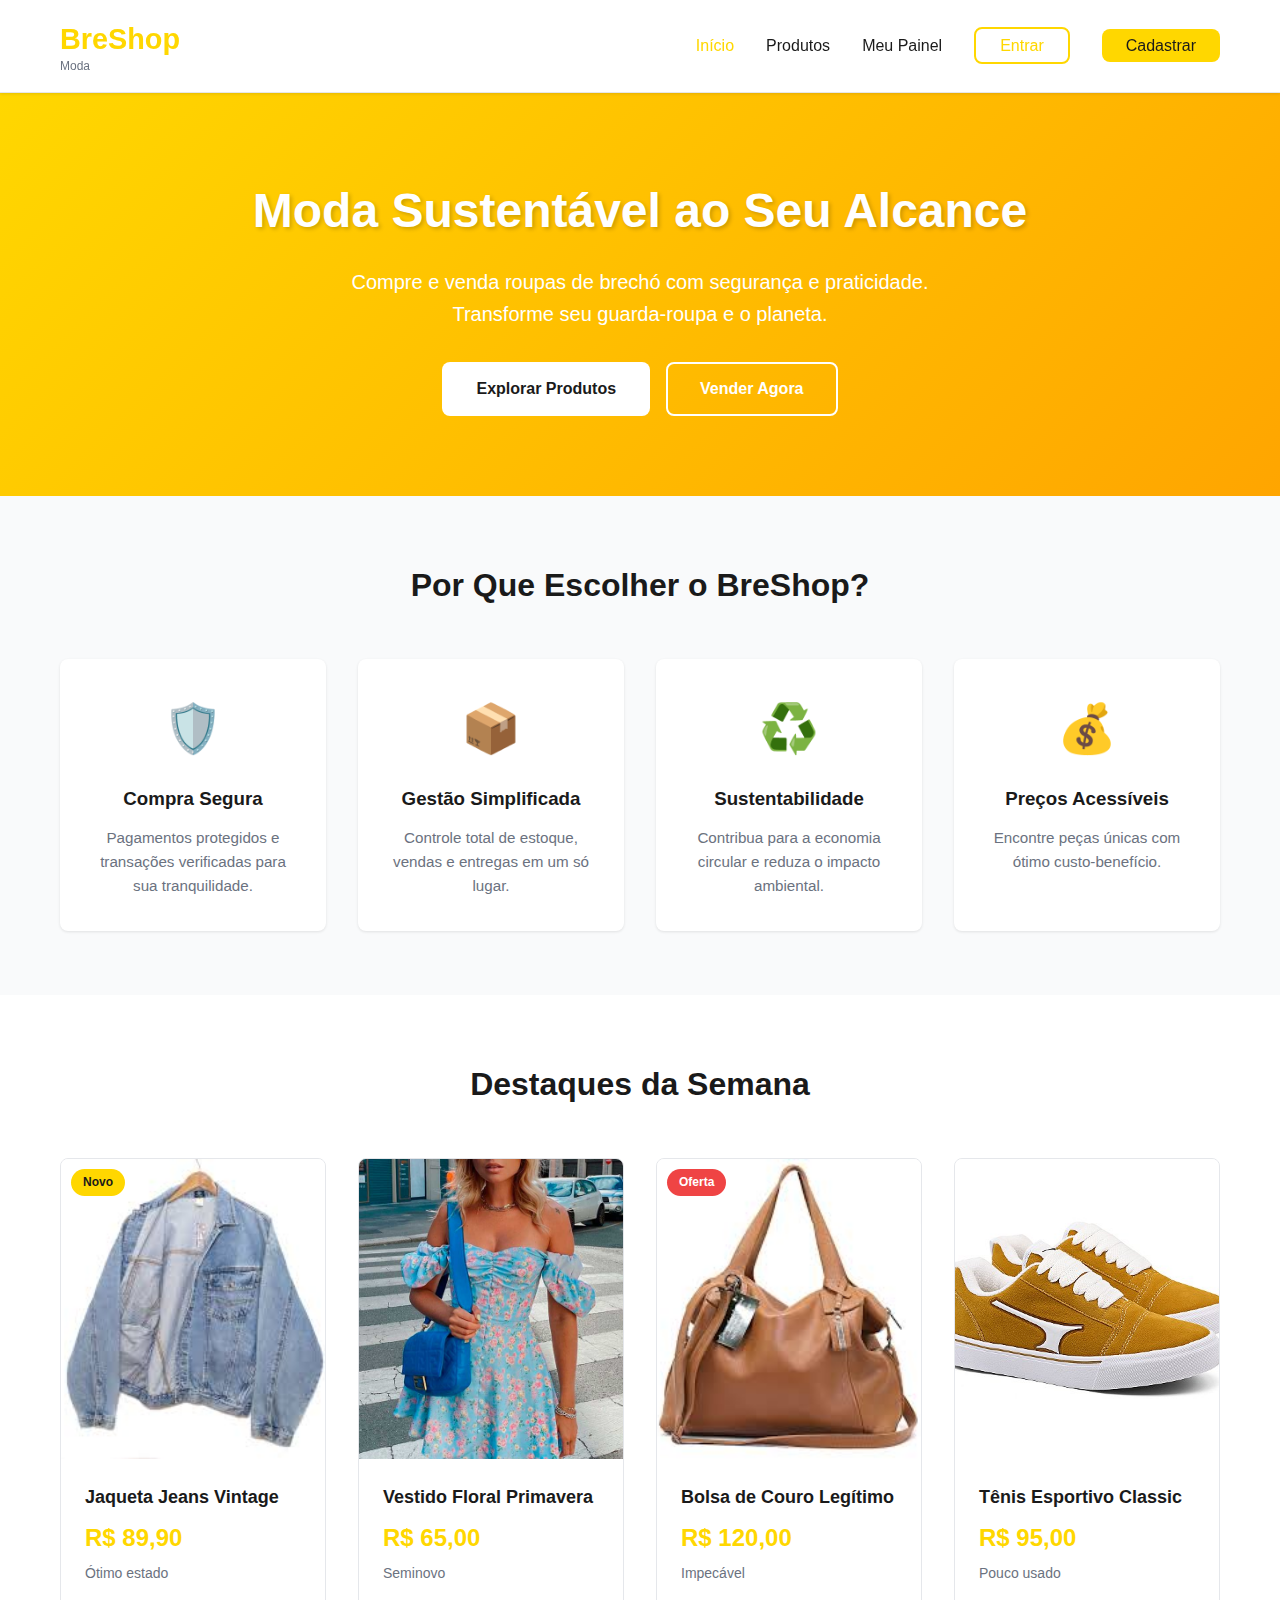
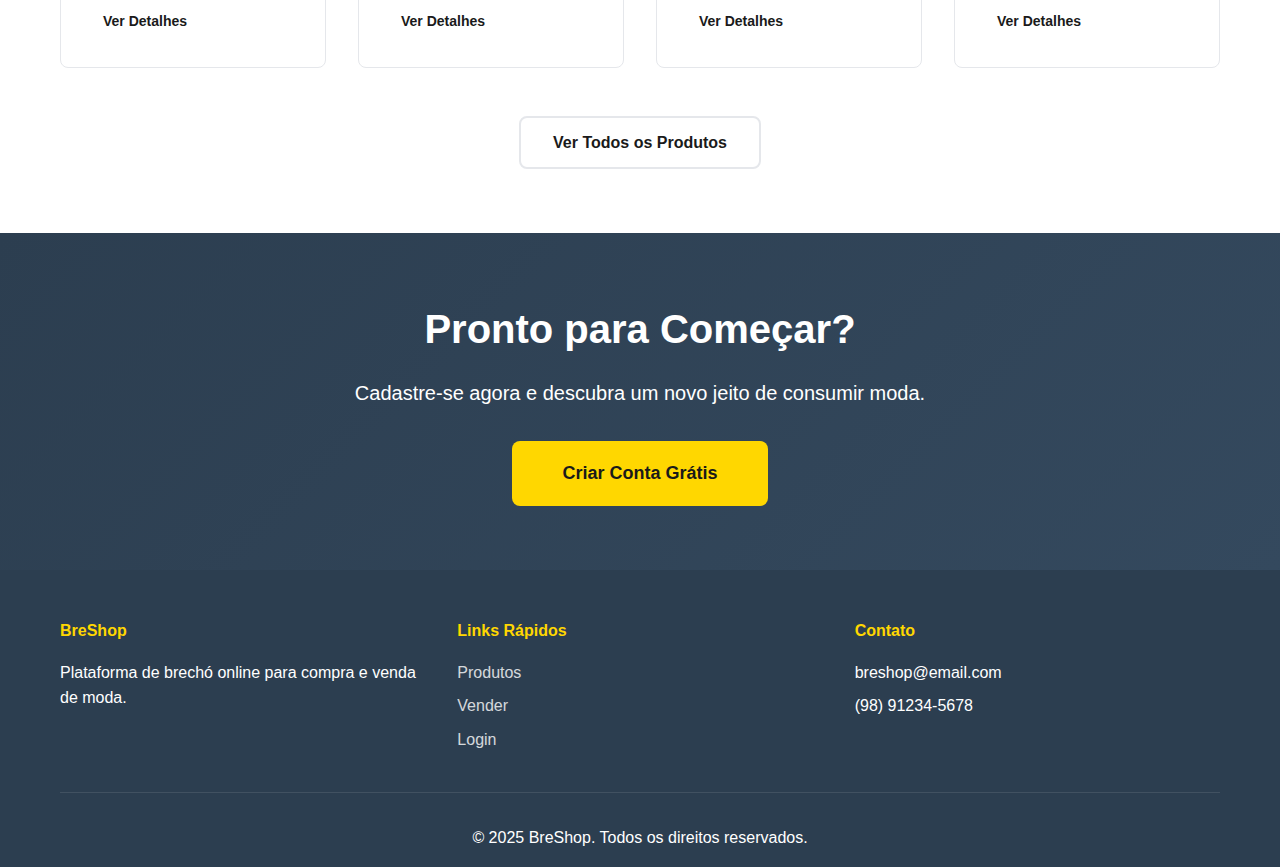
<file: index.html>
<!DOCTYPE html>
<html lang="pt-BR">
<head>
    <meta charset="UTF-8">
    <meta name="viewport" content="width=device-width, initial-scale=1.0">
    <title>BreShop - Brechó Online | Moda </title>
    <link rel="stylesheet" href="css/style.css">
</head>
<body>
    <header class="header">
        <div class="container">
            <nav class="navbar">
                <div class="logo">
                    <h1>BreShop</h1>
                    <span class="tagline">Moda </span>
                </div>
                <ul class="nav-menu">
                    <li><a href="index.html" class="active">Início</a></li>
                    <li><a href="produtos.html">Produtos</a></li>
                    <li><a href="dashboard.html">Meu Painel</a></li>
                    <li><a href="login.html" class="btn-login">Entrar</a></li>
                    <li><a href="cadastro.html" class="btn-signup">Cadastrar</a></li>
                </ul>
                <button class="menu-toggle" aria-label="Menu">
                    <span></span>
                    <span></span>
                    <span></span>
                </button>
            </nav>
        </div>
    </header>

    <section class="hero">
        <div class="container">
            <div class="hero-content">
                <h2>Moda Sustentável ao Seu Alcance</h2>
                <p>Compre e venda roupas de brechó com segurança e praticidade. Transforme seu guarda-roupa e o planeta.</p>
                <div class="hero-buttons">
                    <a href="produtos.html" class="btn btn-primary">Explorar Produtos</a>
                    <a href="cadastro.html" class="btn btn-secondary">Vender Agora</a>
                </div>
            </div>
        </div>
    </section>

    <section class="features">
        <div class="container">
            <h2 class="section-title">Por Que Escolher o BreShop?</h2>
            <div class="features-grid">
                <div class="feature-card">
                    <div class="feature-icon">🛡️</div>
                    <h3>Compra Segura</h3>
                    <p>Pagamentos protegidos e transações verificadas para sua tranquilidade.</p>
                </div>
                <div class="feature-card">
                    <div class="feature-icon">📦</div>
                    <h3>Gestão Simplificada</h3>
                    <p>Controle total de estoque, vendas e entregas em um só lugar.</p>
                </div>
                <div class="feature-card">
                    <div class="feature-icon">♻️</div>
                    <h3>Sustentabilidade</h3>
                    <p>Contribua para a economia circular e reduza o impacto ambiental.</p>
                </div>
                <div class="feature-card">
                    <div class="feature-icon">💰</div>
                    <h3>Preços Acessíveis</h3>
                    <p>Encontre peças únicas com ótimo custo-benefício.</p>
                </div>
            </div>
        </div>
    </section>

    <section class="featured-products">
        <div class="container">
            <h2 class="section-title">Destaques da Semana</h2>
            <div class="products-grid">
                <div class="product-card">
                    <div class="product-image">
                        <img src="images/jeans-jaqueta-vintage.jpeg" alt="Produto 1">
                        <span class="badge">Novo</span>
                    </div>
                    <div class="product-info">
                        <h3>Jaqueta Jeans Vintage</h3>
                        <p class="product-price">R$ 89,90</p>
                        <p class="product-condition">Ótimo estado</p>
                        <a href="produto-detalhe.html" class="btn btn-small">Ver Detalhes</a>
                    </div>
                </div>
                <div class="product-card">
                    <div class="product-image">
                        <img src="images/vestido-floral-primavera.jpg" alt="Produto 2">
                    </div>
                    <div class="product-info">
                        <h3>Vestido Floral Primavera</h3>
                        <p class="product-price">R$ 65,00</p>
                        <p class="product-condition">Seminovo</p>
                        <a href="produto-detalhe.html" class="btn btn-small">Ver Detalhes</a>
                    </div>
                </div>
                <div class="product-card">
                    <div class="product-image">
                        <img src="images/bolsa-couro-legitimo.jpeg" alt="Produto 3">
                        <span class="badge badge-sale">Oferta</span>
                    </div>
                    <div class="product-info">
                        <h3>Bolsa de Couro Legítimo</h3>
                        <p class="product-price">R$ 120,00</p>
                        <p class="product-condition">Impecável</p>
                        <a href="produto-detalhe.html" class="btn btn-small">Ver Detalhes</a>
                    </div>
                </div>
                <div class="product-card">
                    <div class="product-image">
                        <img src="images/tenis-esportivo.JPG" alt="Produto 4">
                    </div>
                    <div class="product-info">
                        <h3>Tênis Esportivo Classic</h3>
                        <p class="product-price">R$ 95,00</p>
                        <p class="product-condition">Pouco usado</p>
                        <a href="produto-detalhe.html" class="btn btn-small">Ver Detalhes</a>
                    </div>
                </div>
            </div>
            <div class="section-footer">
                <a href="produtos.html" class="btn btn-outline">Ver Todos os Produtos</a>
            </div>
        </div>
    </section>

    <section class="cta">
        <div class="container">
            <div class="cta-content">
                <h2>Pronto para Começar?</h2>
                <p>Cadastre-se agora e descubra um novo jeito de consumir moda.</p>
                <a href="cadastro.html" class="btn btn-primary-large">Criar Conta Grátis</a>
            </div>
        </div>
    </section>

    <footer class="footer">
        <div class="container">
            <div class="footer-content">
                <div class="footer-section">
                    <h4>BreShop</h4>
                    <p>Plataforma de brechó online para compra e venda de moda.</p>
                </div>
                <div class="footer-section">
                    <h4>Links Rápidos</h4>
                    <ul>
                        <li><a href="produtos.html">Produtos</a></li>
                        <li><a href="cadastro.html">Vender</a></li>
                        <li><a href="login.html">Login</a></li>
                    </ul>
                </div>
                <div class="footer-section">
                    <h4>Contato</h4>
                    <ul>
                        <li>breshop@email.com</li>
                        <li>(98) 91234-5678</li>
                    </ul>
                </div>
            </div>
            <div class="footer-bottom">
                <p>&copy; 2025 BreShop. Todos os direitos reservados.</p>
            </div>
        </div>
    </footer>
</body>
</html>
</file>
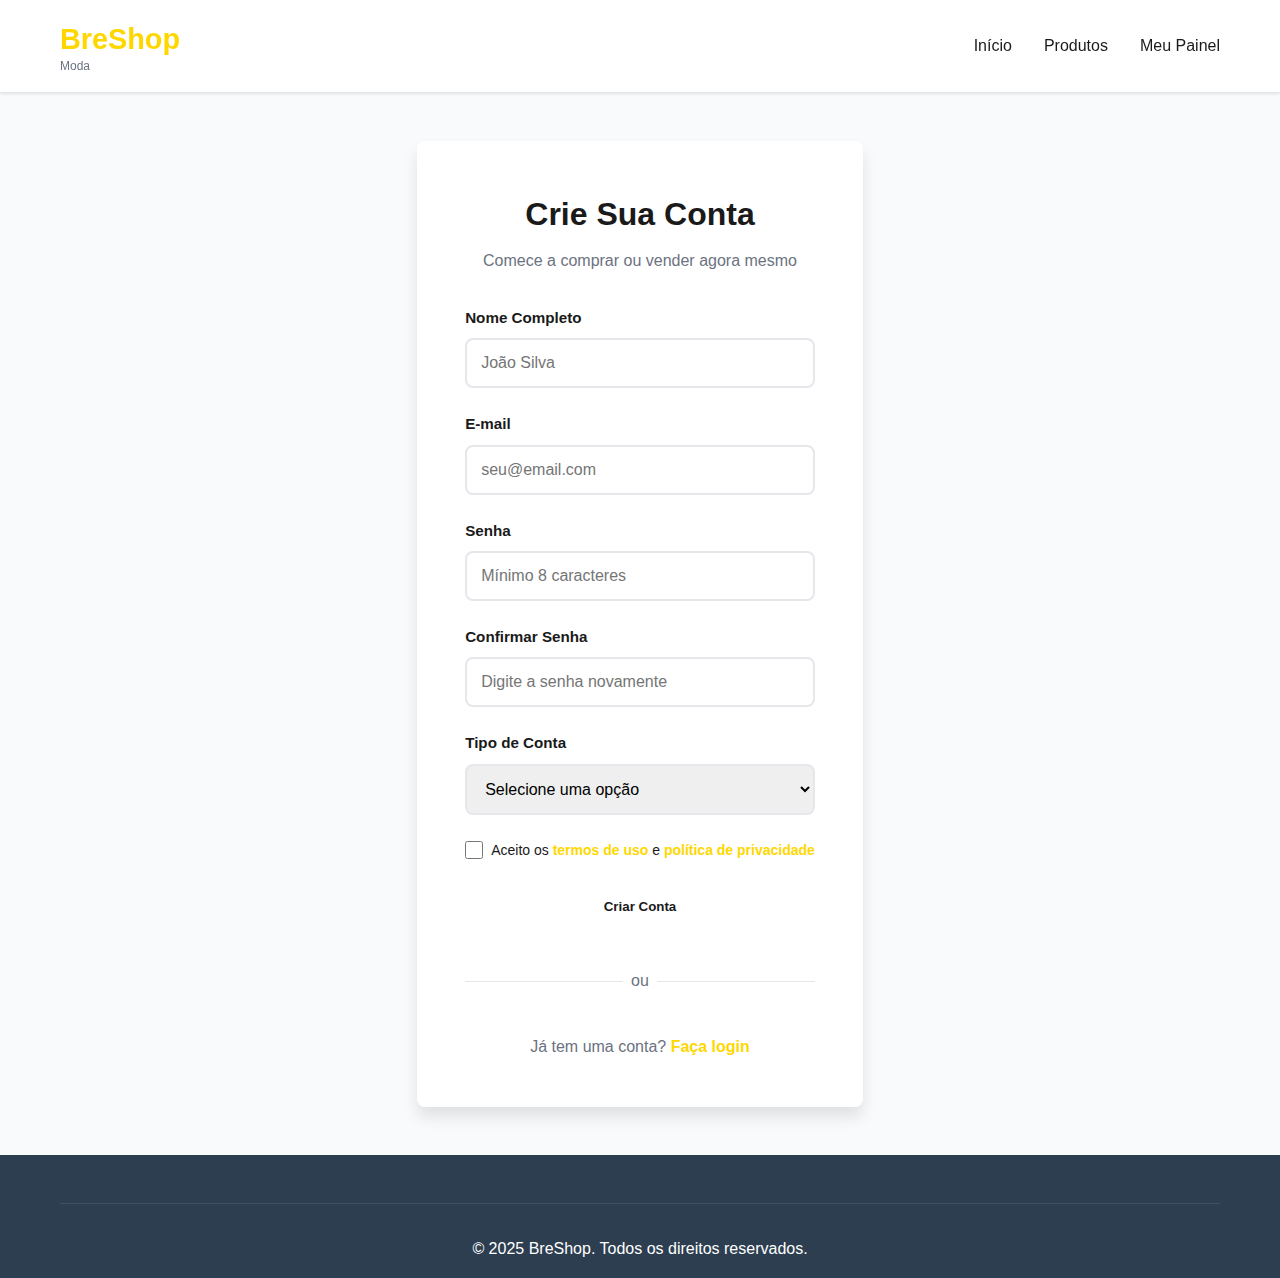
<file: cadastro.html>
<!DOCTYPE html>
<html lang="pt-BR">
<head>
    <meta charset="UTF-8">
    <meta name="viewport" content="width=device-width, initial-scale=1.0">
    <title>Cadastro - BreShop</title>
    <link rel="stylesheet" href="css/style.css">
</head>
<body>
    <header class="header">
        <div class="container">
            <nav class="navbar">
                <div class="logo">
                    <h1><a href="index.html">BreShop</a></h1>
                    <span class="tagline">Moda </span>
                </div>
                <ul class="nav-menu">
                    <li><a href="index.html">Início</a></li>
                    <li><a href="produtos.html">Produtos</a></li>
                    <li><a href="dashboard.html">Meu Painel</a></li>
                </ul>
            </nav>
        </div>
    </header>

    <main class="auth-page">
        <div class="container-small">
            <div class="auth-card">
                <div class="auth-header">
                    <h2>Crie Sua Conta</h2>
                    <p>Comece a comprar ou vender agora mesmo</p>
                </div>

                <form class="auth-form" id="registerForm">
                    <div class="form-group">
                        <label for="name">Nome Completo</label>
                        <input 
                            type="text" 
                            id="name" 
                            name="name" 
                            placeholder="João Silva" 
                            required
                        >
                    </div>

                    <div class="form-group">
                        <label for="email">E-mail</label>
                        <input 
                            type="email" 
                            id="email" 
                            name="email" 
                            placeholder="seu@email.com" 
                            required
                        >
                    </div>

                    <div class="form-group">
                        <label for="password">Senha</label>
                        <input 
                            type="password" 
                            id="password" 
                            name="password" 
                            placeholder="Mínimo 8 caracteres" 
                            required
                            minlength="8"
                        >
                    </div>

                    <div class="form-group">
                        <label for="confirm-password">Confirmar Senha</label>
                        <input 
                            type="password" 
                            id="confirm-password" 
                            name="confirm-password" 
                            placeholder="Digite a senha novamente" 
                            required
                        >
                    </div>

                    <div class="form-group">
                        <label for="user-type">Tipo de Conta</label>
                        <select id="user-type" name="user-type" required>
                            <option value="">Selecione uma opção</option>
                            <option value="buyer">Comprador - Quero comprar produtos</option>
                            <option value="seller">Vendedor - Quero vender produtos</option>
                        </select>
                    </div>

                    <div class="form-footer">
                        <label class="checkbox-label">
                            <input type="checkbox" name="terms" required>
                            <span>Aceito os <a href="#" class="link-primary">termos de uso</a> e <a href="#" class="link-primary">política de privacidade</a></span>
                        </label>
                    </div>

                    <button type="submit" class="btn btn-primary btn-full">Criar Conta</button>

                    <div class="form-divider">
                        <span>ou</span>
                    </div>

                    <p class="form-redirect">
                        Já tem uma conta? 
                        <a href="login.html" class="link-primary">Faça login</a>
                    </p>
                </form>
            </div>
        </div>
    </main>

    <footer class="footer">
        <div class="container">
            <div class="footer-bottom">
                <p>&copy; 2025 BreShop. Todos os direitos reservados.</p>
            </div>
        </div>
    </footer>
</body>
</html>
</file>
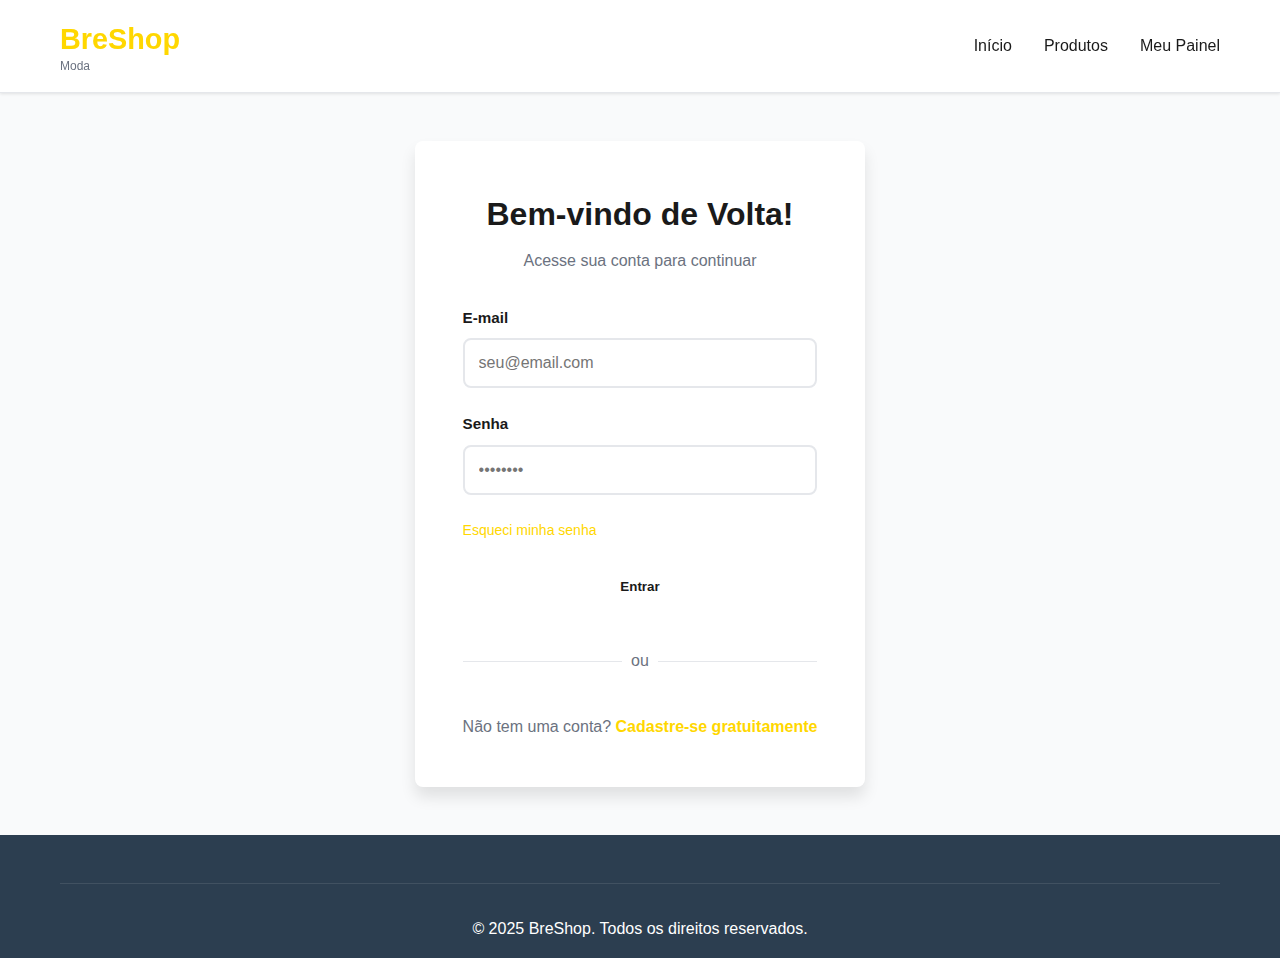
<file: login.html>
<!DOCTYPE html>
<html lang="pt-BR">
<head>
    <meta charset="UTF-8">
    <meta name="viewport" content="width=device-width, initial-scale=1.0">
    <title>Login - BreShop</title>
    <link rel="stylesheet" href="css/style.css">
</head>
<body>
    <header class="header">
        <div class="container">
            <nav class="navbar">
                <div class="logo">
                    <h1><a href="index.html">BreShop</a></h1>
                    <span class="tagline">Moda</span>
                </div>
                <ul class="nav-menu">
                    <li><a href="index.html">Início</a></li>
                    <li><a href="produtos.html">Produtos</a></li>
                    <li><a href="dashboard.html">Meu Painel</a></li>
                </ul>
            </nav>
        </div>
    </header>

    <main class="auth-page">
        <div class="container-small">
            <div class="auth-card">
                <div class="auth-header">
                    <h2>Bem-vindo de Volta!</h2>
                    <p>Acesse sua conta para continuar</p>
                </div>

                <form class="auth-form" id="loginForm">
                    <div class="form-group">
                        <label for="email">E-mail</label>
                        <input 
                            type="email" 
                            id="email" 
                            name="email" 
                            placeholder="seu@email.com" 
                            required
                        >
                    </div>

                    <div class="form-group">
                        <label for="password">Senha</label>
                        <input 
                            type="password" 
                            id="password" 
                            name="password" 
                            placeholder="••••••••" 
                            required
                        >
                    </div>

                    <div class="form-footer">
                        <a href="#" class="link-forgot">Esqueci minha senha</a>
                    </div>

                    <button type="submit" class="btn btn-primary btn-full">Entrar</button>

                    <div class="form-divider">
                        <span>ou</span>
                    </div>

                    <p class="form-redirect">
                        Não tem uma conta? 
                        <a href="cadastro.html" class="link-primary">Cadastre-se gratuitamente</a>
                    </p>
                </form>
            </div>
        </div>
    </main>

    <footer class="footer">
        <div class="container">
            <div class="footer-bottom">
                <p>&copy; 2025 BreShop. Todos os direitos reservados.</p>
            </div>
        </div>
    </footer>
</body>
</html>
</file>
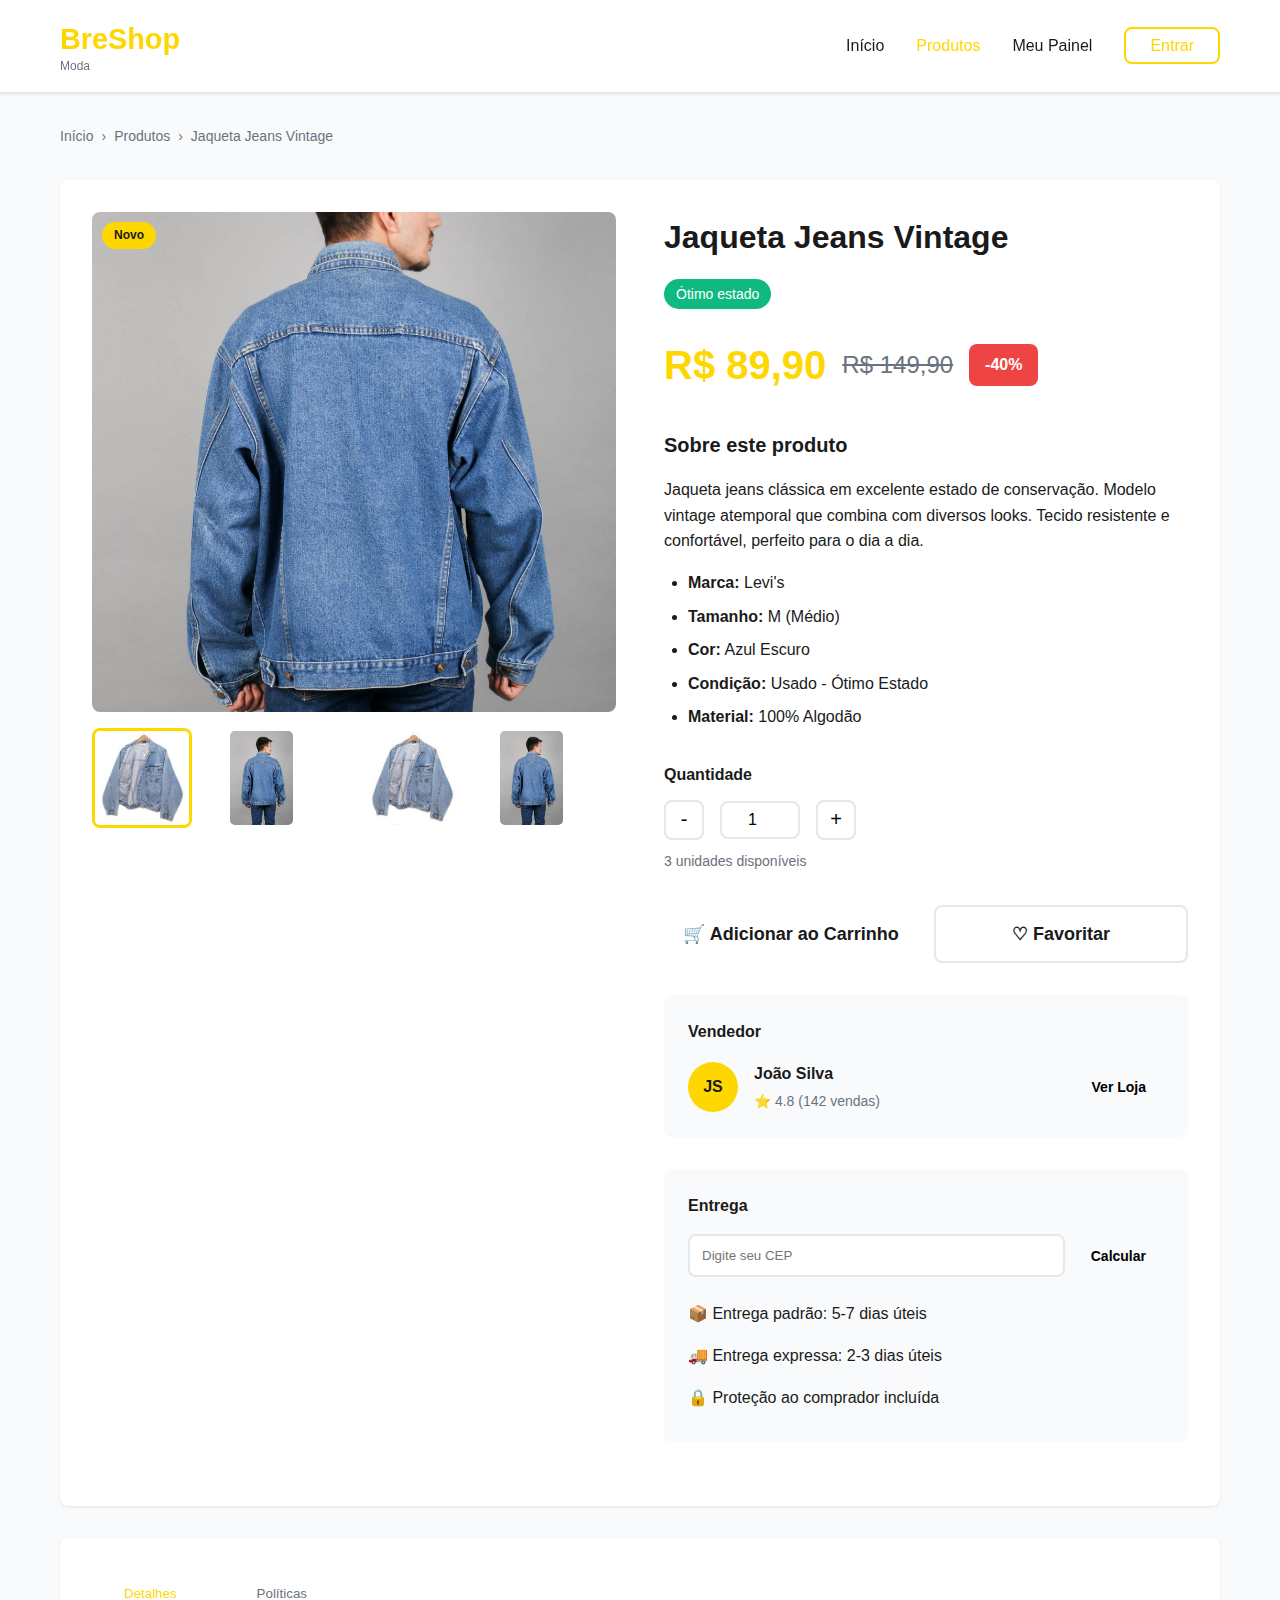
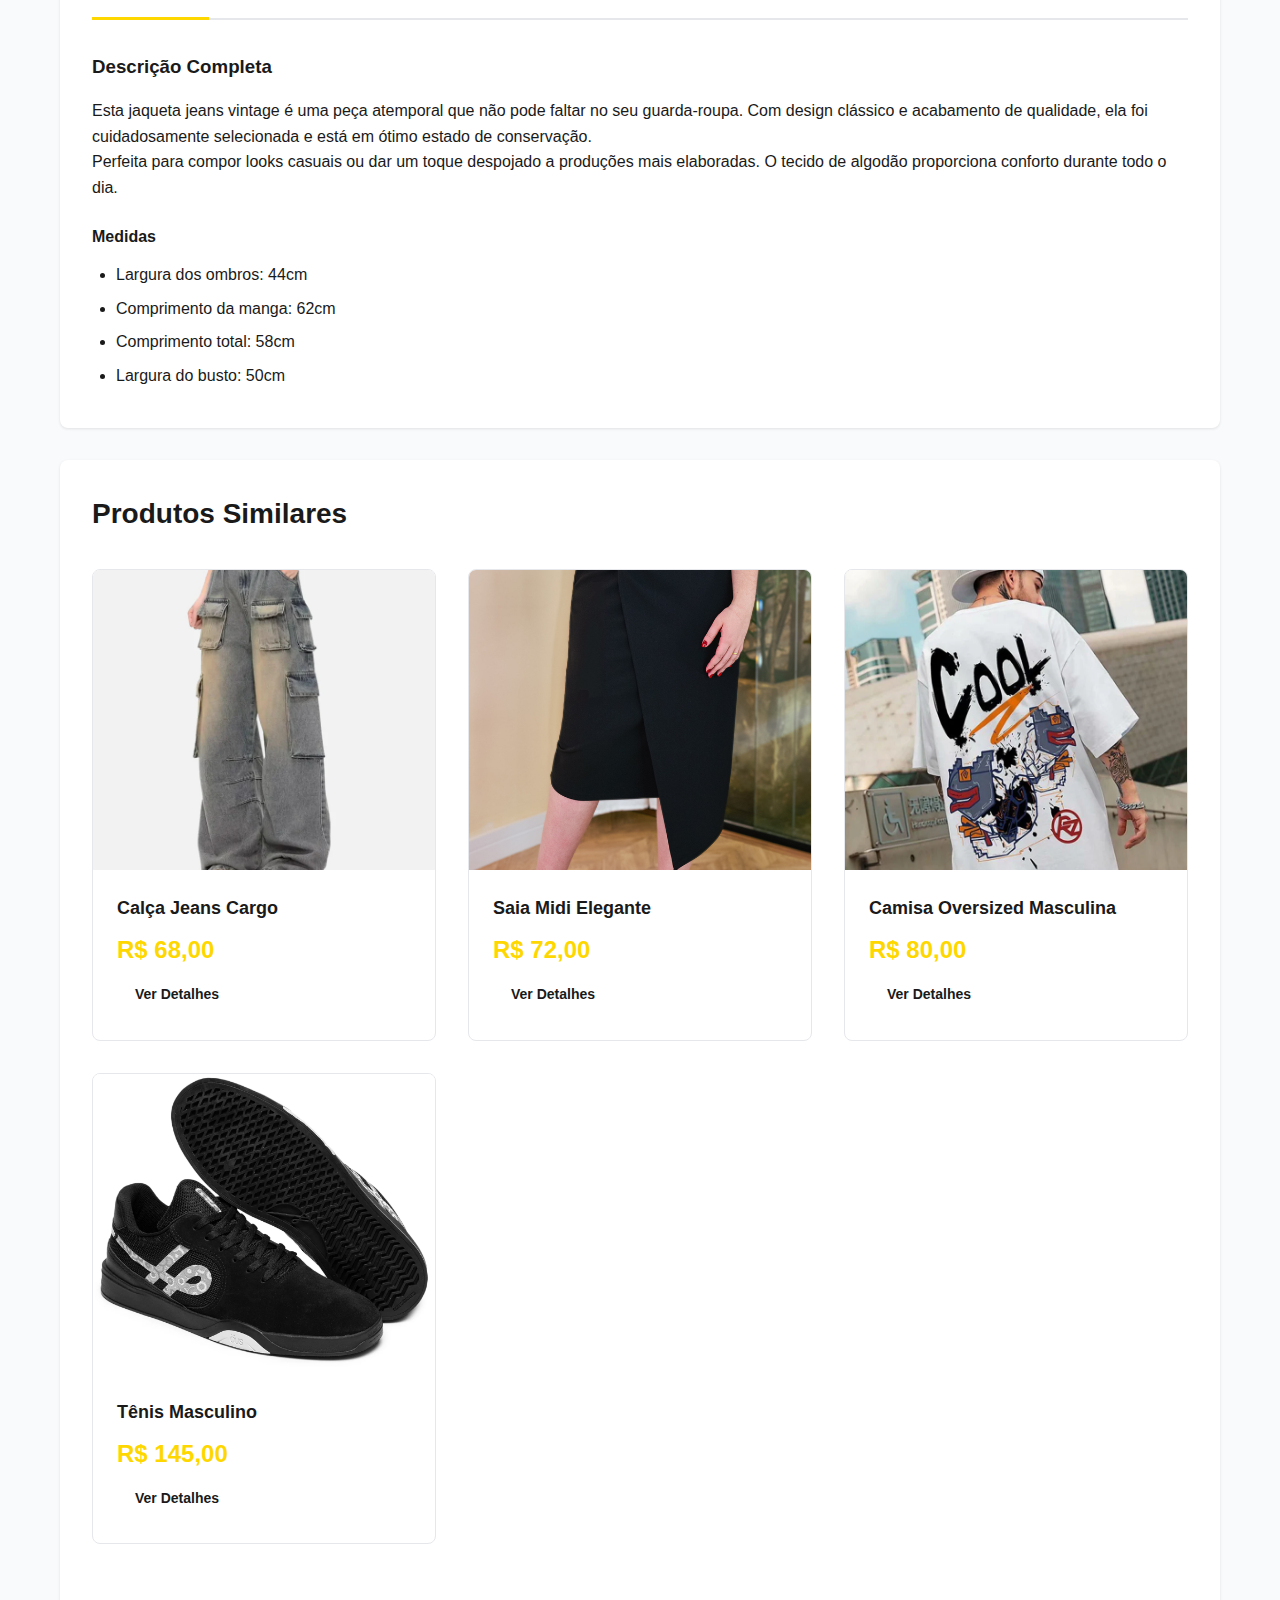
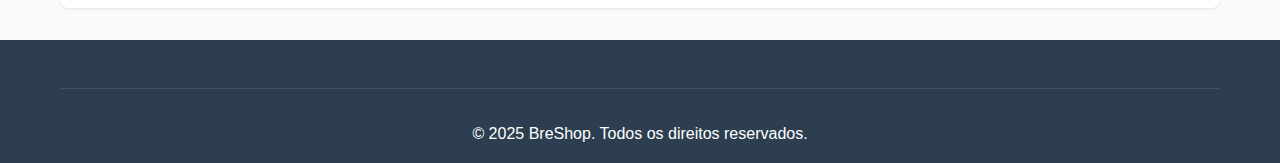
<file: produto-detalhe.html>
<!DOCTYPE html>
<html lang="pt-BR">
<head>
    <meta charset="UTF-8">
    <meta name="viewport" content="width=device-width, initial-scale=1.0">
    <title>Jaqueta Jeans Vintage - BreShop</title>
    <link rel="stylesheet" href="css/style.css">
</head>
<body>
    <header class="header">
        <div class="container">
            <nav class="navbar">
                <div class="logo">
                    <h1><a href="index.html">BreShop</a></h1>
                    <span class="tagline">Moda</span>
                </div>
                <ul class="nav-menu">
                    <li><a href="index.html">Início</a></li>
                    <li><a href="produtos.html" class="active">Produtos</a></li>
                    <li><a href="dashboard.html">Meu Painel</a></li>
                    <li><a href="login.html" class="btn-login">Entrar</a></li>
                </ul>
            </nav>
        </div>
    </header>

    <main class="product-detail">
        <div class="container">
            <nav class="breadcrumb">
                <a href="index.html">Início</a>
                <span>›</span>
                <a href="produtos.html">Produtos</a>
                <span>›</span>
                <span>Jaqueta Jeans Vintage</span>
            </nav>

            <div class="product-detail-layout">
                <div class="product-gallery">
                    <div class="gallery-main">
                        <img src="images/jeans-jaqueta-vintage.jpg" alt="Jaqueta Jeans Vintage" id="mainImage">
                        <span class="badge">Novo</span>
                    </div>
                    <div class="gallery-thumbs">
                        <img src="images/jeans-jaqueta-vintage.jpeg" alt="Thumbnail 1" class="thumb active">
                        <img src="images/jeans-jaqueta-vintage.jpg" alt="Thumbnail 2" class="thumb">
                        <img src="images/jeans-jaqueta-vintage.jpeg" alt="Thumbnail 3" class="thumb">
                        <img src="images/jeans-jaqueta-vintage.jpg" alt="Thumbnail 4" class="thumb">
                    </div>
                </div>

                <div class="product-details">
                    <h1>Jaqueta Jeans Vintage</h1>
                    
                    <div class="product-meta">
                        <span class="product-condition-tag">Ótimo estado</span>
                    </div>

                    <div class="price-section">
                        <p class="price-current">R$ 89,90</p>
                        <p class="price-original">R$ 149,90</p>
                        <span class="discount-badge">-40%</span>
                    </div>

                    <div class="product-description">
                        <h3>Sobre este produto</h3>
                        <p>Jaqueta jeans clássica em excelente estado de conservação. Modelo vintage atemporal que combina com diversos looks. Tecido resistente e confortável, perfeito para o dia a dia.</p>
                        <ul class="product-features">
                            <li><strong>Marca:</strong> Levi's</li>
                            <li><strong>Tamanho:</strong> M (Médio)</li>
                            <li><strong>Cor:</strong> Azul Escuro</li>
                            <li><strong>Condição:</strong> Usado - Ótimo Estado</li>
                            <li><strong>Material:</strong> 100% Algodão</li>
                        </ul>
                    </div>

                    <div class="product-options">
                        <div class="option-group">
                            <label>Quantidade</label>
                            <div class="quantity-selector">
                                <button class="qty-btn">-</button>
                                <input type="number" value="1" min="1" max="3">
                                <button class="qty-btn">+</button>
                            </div>
                            <span class="stock-info">3 unidades disponíveis</span>
                        </div>
                    </div>

                    <div class="product-actions">
                        <button class="btn btn-primary btn-large">🛒 Adicionar ao Carrinho</button>
                        <button class="btn btn-outline btn-large">♡ Favoritar</button>
                    </div>

                    <div class="seller-info">
                        <h4>Vendedor</h4>
                        <div class="seller-card">
                            <div class="seller-avatar">JS</div>
                            <div class="seller-details">
                                <p class="seller-name">João Silva</p>
                                <p class="seller-rating">⭐ 4.8 (142 vendas)</p>
                            </div>
                            <button class="btn btn-small">Ver Loja</button>
                        </div>
                    </div>

                    <div class="shipping-info">
                        <h4>Entrega</h4>
                        <div class="shipping-calculator">
                            <input type="text" placeholder="Digite seu CEP" maxlength="9">
                            <button class="btn btn-small">Calcular</button>
                        </div>
                        <ul class="shipping-options">
                            <li>📦 Entrega padrão: 5-7 dias úteis</li>
                            <li>🚚 Entrega expressa: 2-3 dias úteis</li>
                            <li>🔒 Proteção ao comprador incluída</li>
                        </ul>
                    </div>
                </div>
            </div>

            <section class="product-additional">
                <div class="tabs">
                    <button class="tab-btn active" data-tab="details">Detalhes</button>
                    <button class="tab-btn" data-tab="policies">Políticas</button>
                </div>

                <div class="tab-content active" id="details">
                    <h3>Descrição Completa</h3>
                    <p>Esta jaqueta jeans vintage é uma peça atemporal que não pode faltar no seu guarda-roupa. Com design clássico e acabamento de qualidade, ela foi cuidadosamente selecionada e está em ótimo estado de conservação.</p>
                    <p>Perfeita para compor looks casuais ou dar um toque despojado a produções mais elaboradas. O tecido de algodão proporciona conforto durante todo o dia.</p>
                    <h4>Medidas</h4>
                    <ul>
                        <li>Largura dos ombros: 44cm</li>
                        <li>Comprimento da manga: 62cm</li>
                        <li>Comprimento total: 58cm</li>
                        <li>Largura do busto: 50cm</li>
                    </ul>
                </div>
            </section>

            <section class="related-products">
                <h2>Produtos Similares</h2>
                <div class="products-grid">
                    <div class="product-card">
                        <div class="product-image">
                                <img src="images/calca-cargo.webp" alt="Produto">
                        </div>
                        <div class="product-info">
                                <h3>Calça Jeans Cargo</h3>
                                <p class="product-price">R$ 68,00</p>
                            <a href="produto-detalhe.html" class="btn btn-small">Ver Detalhes</a>
                        </div>
                    </div>
                    <div class="product-card">
                        <div class="product-image">
                                <img src="images/saia-midi.jpeg" alt="Produto">
                        </div>
                        <div class="product-info">
                                <h3>Saia Midi Elegante</h3>
                                <p class="product-price">R$ 72,00</p>
                            <a href="produto-detalhe.html" class="btn btn-small">Ver Detalhes</a>
                        </div>
                    </div>
                    <div class="product-card">
                        <div class="product-image">
                            <img src="images/camisa-oversized.webp" alt="Produto">
                        </div>
                        <div class="product-info">
                            <h3>Camisa Oversized Masculina</h3>
                            <p class="product-price">R$ 80,00</p>
                            <a href="produto-detalhe.html" class="btn btn-small">Ver Detalhes</a>
                        </div>
                    </div>
                    <div class="product-card">
                        <div class="product-image">
                            <img src="images/tenis-masculino.webp" alt="Produto">
                        </div>
                        <div class="product-info">
                            <h3>Tênis Masculino</h3>
                            <p class="product-price">R$ 145,00</p>
                            <a href="produto-detalhe.html" class="btn btn-small">Ver Detalhes</a>
                        </div>
                    </div>
                </div>
            </section>
        </div>
    </main>

    <footer class="footer">
        <div class="container">
            <div class="footer-bottom">
                <p>&copy; 2025 BreShop. Todos os direitos reservados.</p>
            </div>
        </div>
    </footer>
</body>
</html>
</file>
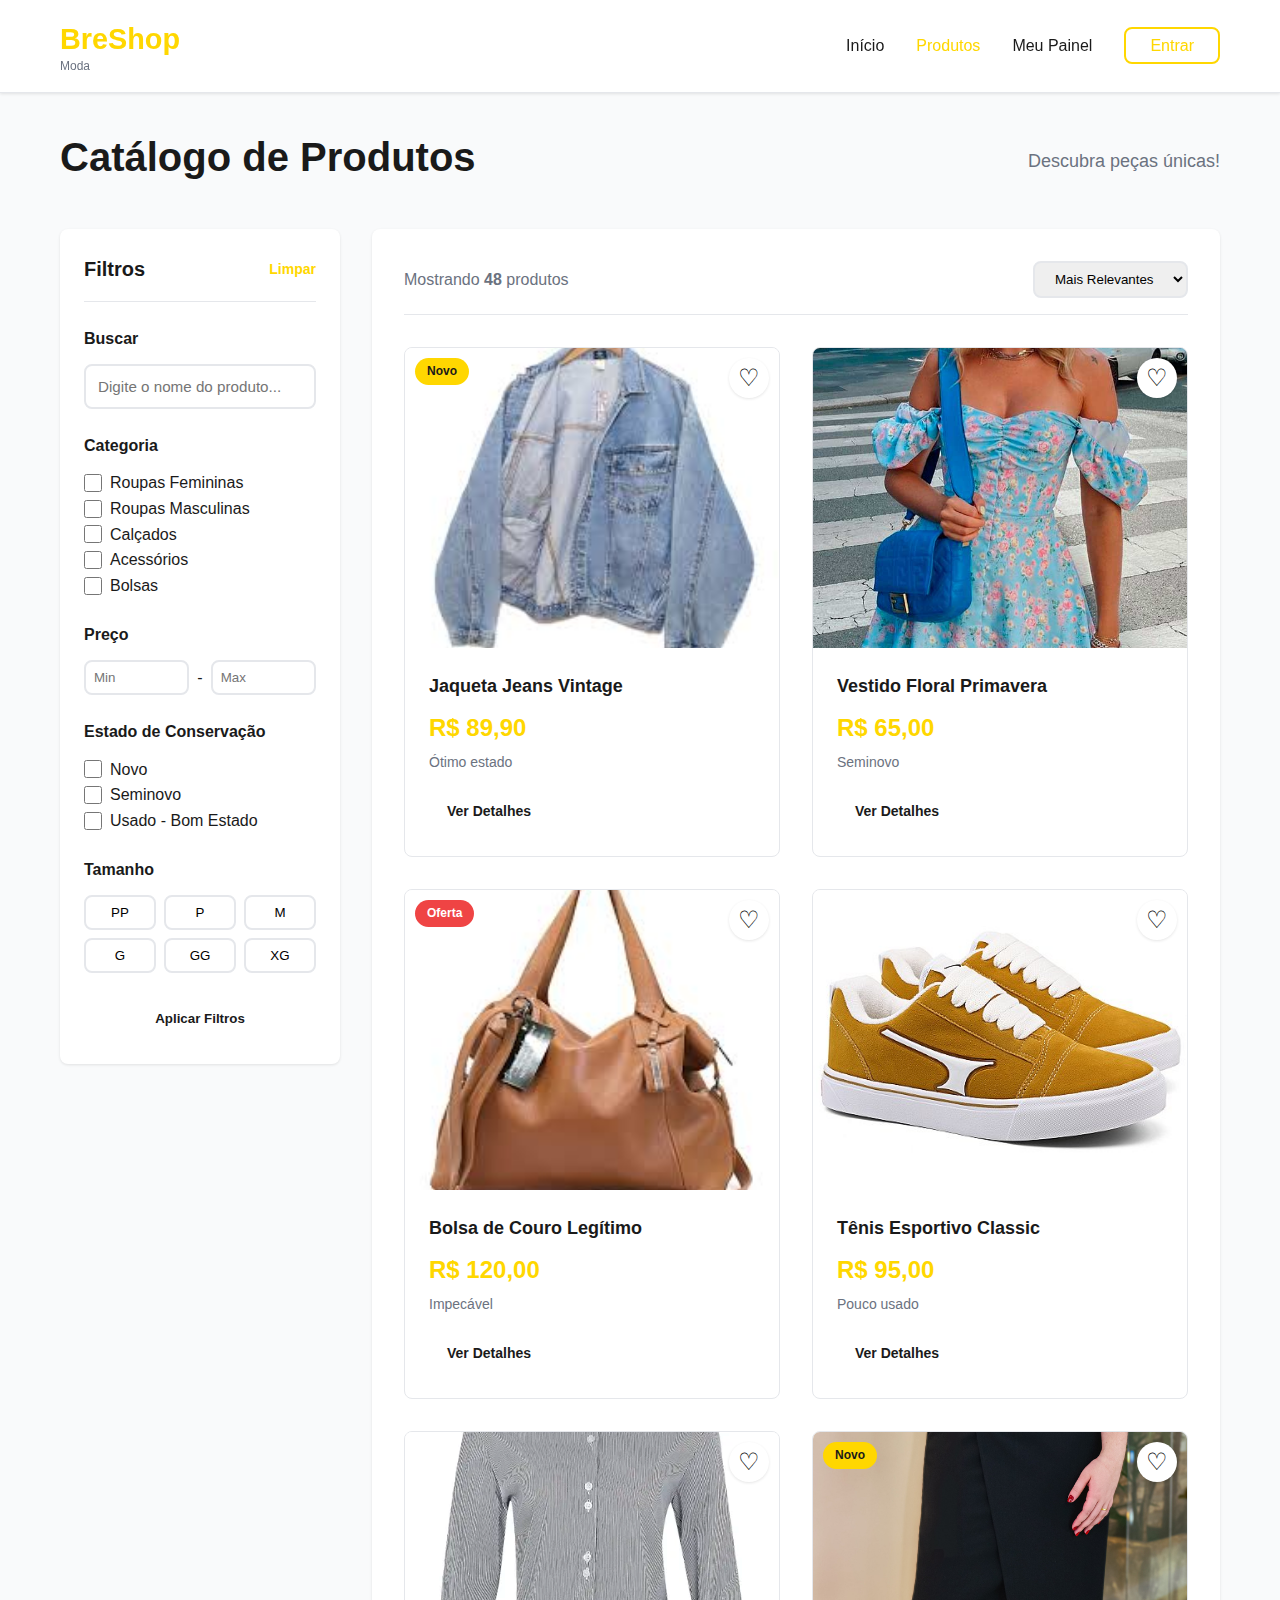
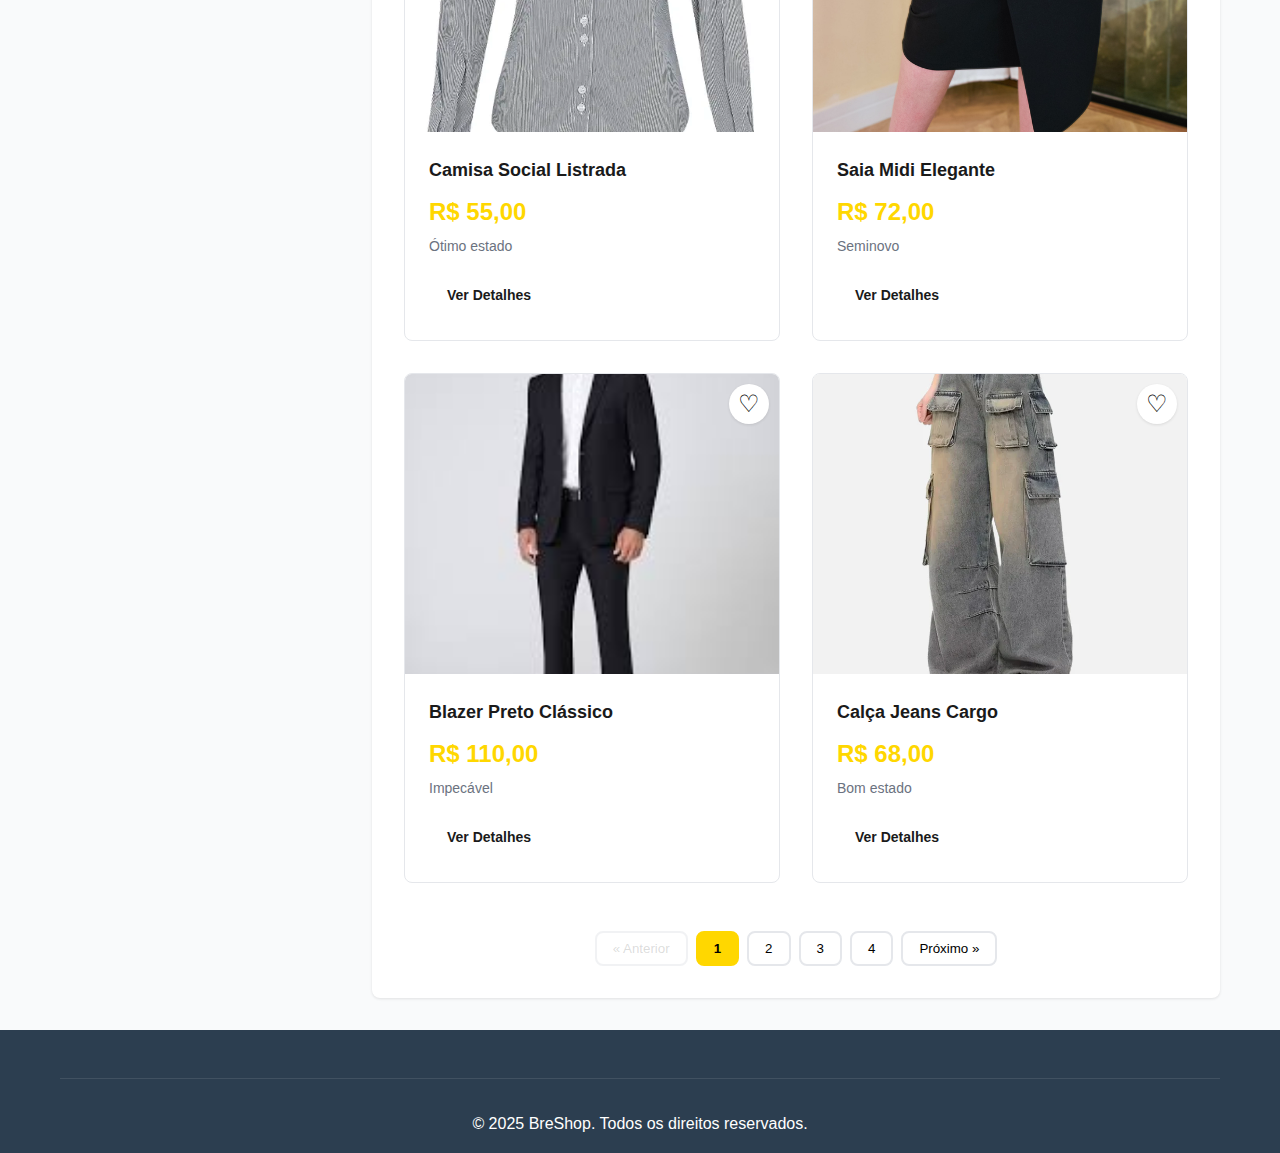
<file: produtos.html>
<!DOCTYPE html>
<html lang="pt-BR">
<head>
    <meta charset="UTF-8">
    <meta name="viewport" content="width=device-width, initial-scale=1.0">
    <title>Produtos - BreShop</title>
    <link rel="stylesheet" href="css/style.css">
</head>
<body>
    <header class="header">
        <div class="container">
            <nav class="navbar">
                <div class="logo">
                    <h1><a href="index.html">BreShop</a></h1>
                    <span class="tagline">Moda </span>
                </div>
                <ul class="nav-menu">
                    <li><a href="index.html">Início</a></li>
                    <li><a href="produtos.html" class="active">Produtos</a></li>
                    <li><a href="dashboard.html">Meu Painel</a></li>
                    <li><a href="login.html" class="btn-login">Entrar</a></li>
                </ul>
            </nav>
        </div>
    </header>

    <main class="products-page">
        <div class="container">
            <div class="page-header">
                <h1>Catálogo de Produtos</h1>
                <p>Descubra peças únicas!</p>
            </div>

            <div class="products-layout">
                <aside class="filters-sidebar">
                    <div class="filters-header">
                        <h3>Filtros</h3>
                        <button class="btn-clear">Limpar</button>
                    </div>

                    <div class="filter-group">
                        <h4>Buscar</h4>
                        <input type="search" placeholder="Digite o nome do produto..." class="search-input">
                    </div>

                    <div class="filter-group">
                        <h4>Categoria</h4>
                        <label class="checkbox-label">
                            <input type="checkbox" name="category">
                            <span>Roupas Femininas</span>
                        </label>
                        <label class="checkbox-label">
                            <input type="checkbox" name="category">
                            <span>Roupas Masculinas</span>
                        </label>
                        <label class="checkbox-label">
                            <input type="checkbox" name="category">
                            <span>Calçados</span>
                        </label>
                        <label class="checkbox-label">
                            <input type="checkbox" name="category">
                            <span>Acessórios</span>
                        </label>
                        <label class="checkbox-label">
                            <input type="checkbox" name="category">
                            <span>Bolsas</span>
                        </label>
                    </div>

                    <div class="filter-group">
                        <h4>Preço</h4>
                        <div class="price-inputs">
                            <input type="number" placeholder="Min" min="0">
                            <span>-</span>
                            <input type="number" placeholder="Max" min="0">
                        </div>
                    </div>

                    <div class="filter-group">
                        <h4>Estado de Conservação</h4>
                        <label class="checkbox-label">
                            <input type="checkbox" name="condition">
                            <span>Novo</span>
                        </label>
                        <label class="checkbox-label">
                            <input type="checkbox" name="condition">
                            <span>Seminovo</span>
                        </label>
                        <label class="checkbox-label">
                            <input type="checkbox" name="condition">
                            <span>Usado - Bom Estado</span>
                        </label>
                    </div>

                    <div class="filter-group">
                        <h4>Tamanho</h4>
                        <div class="size-grid">
                            <button class="size-btn">PP</button>
                            <button class="size-btn">P</button>
                            <button class="size-btn">M</button>
                            <button class="size-btn">G</button>
                            <button class="size-btn">GG</button>
                            <button class="size-btn">XG</button>
                        </div>
                    </div>

                    <button class="btn btn-primary btn-full">Aplicar Filtros</button>
                </aside>

                <div class="products-main">
                    <div class="products-toolbar">
                        <p class="results-count">Mostrando <strong>48</strong> produtos</p>
                        <select class="sort-select">
                            <option>Mais Relevantes</option>
                            <option>Menor Preço</option>
                            <option>Maior Preço</option>
                            <option>Mais Recentes</option>
                        </select>
                    </div>

                    <div class="products-grid">
                        <div class="product-card">
                            <div class="product-image">
                                <img src="images/jeans-jaqueta-vintage.jpeg" alt="Produto">
                                <span class="badge">Novo</span>
                                <button class="btn-favorite">♡</button>
                            </div>
                            <div class="product-info">
                                <h3>Jaqueta Jeans Vintage</h3>
                                <p class="product-price">R$ 89,90</p>
                                <p class="product-condition">Ótimo estado</p>
                                <a href="produto-detalhe.html" class="btn btn-small">Ver Detalhes</a>
                            </div>
                        </div>

                        <div class="product-card">
                            <div class="product-image">
                                <img src="images/vestido-floral-primavera.jpg" alt="Produto">
                                <button class="btn-favorite">♡</button>
                            </div>
                            <div class="product-info">
                                <h3>Vestido Floral Primavera</h3>
                                <p class="product-price">R$ 65,00</p>
                                <p class="product-condition">Seminovo</p>
                                <a href="produto-detalhe.html" class="btn btn-small">Ver Detalhes</a>
                            </div>
                        </div>

                        <div class="product-card">
                            <div class="product-image">
                                <img src="images/bolsa-couro-legitimo.jpeg" alt="Produto">
                                <span class="badge badge-sale">Oferta</span>
                                <button class="btn-favorite">♡</button>
                            </div>
                            <div class="product-info">
                                <h3>Bolsa de Couro Legítimo</h3>
                                <p class="product-price">R$ 120,00</p>
                                <p class="product-condition">Impecável</p>
                                <a href="produto-detalhe.html" class="btn btn-small">Ver Detalhes</a>
                            </div>
                        </div>

                        <div class="product-card">
                            <div class="product-image">
                                <img src="images/tenis-esportivo.JPG" alt="Produto">
                                <button class="btn-favorite">♡</button>
                            </div>
                            <div class="product-info">
                                <h3>Tênis Esportivo Classic</h3>
                                <p class="product-price">R$ 95,00</p>
                                <p class="product-condition">Pouco usado</p>
                                <a href="produto-detalhe.html" class="btn btn-small">Ver Detalhes</a>
                            </div>
                        </div>

                        <div class="product-card">
                            <div class="product-image">
                                <img src="images/camisa-social.webp" alt="Produto">
                                <button class="btn-favorite">♡</button>
                            </div>
                            <div class="product-info">
                                <h3>Camisa Social Listrada</h3>
                                <p class="product-price">R$ 55,00</p>
                                <p class="product-condition">Ótimo estado</p>
                                <a href="produto-detalhe.html" class="btn btn-small">Ver Detalhes</a>
                            </div>
                        </div>

                        <div class="product-card">
                            <div class="product-image">
                                <img src="images/saia-midi.jpeg" alt="Produto">
                                <span class="badge">Novo</span>
                                <button class="btn-favorite">♡</button>
                            </div>
                            <div class="product-info">
                                <h3>Saia Midi Elegante</h3>
                                <p class="product-price">R$ 72,00</p>
                                <p class="product-condition">Seminovo</p>
                                <a href="produto-detalhe.html" class="btn btn-small">Ver Detalhes</a>
                            </div>
                        </div>

                        <div class="product-card">
                            <div class="product-image">
                                <img src="images/blazer-classico.jpeg" alt="Produto">
                                <button class="btn-favorite">♡</button>
                            </div>
                            <div class="product-info">
                                <h3>Blazer Preto Clássico</h3>
                                <p class="product-price">R$ 110,00</p>
                                <p class="product-condition">Impecável</p>
                                <a href="produto-detalhe.html" class="btn btn-small">Ver Detalhes</a>
                            </div>
                        </div>

                        <div class="product-card">
                            <div class="product-image">
                                <img src="images/calca-cargo.webp" alt="Produto">
                                <button class="btn-favorite">♡</button>
                            </div>
                            <div class="product-info">
                                <h3>Calça Jeans Cargo</h3>
                                <p class="product-price">R$ 68,00</p>
                                <p class="product-condition">Bom estado</p>
                                <a href="produto-detalhe.html" class="btn btn-small">Ver Detalhes</a>
                            </div>
                        </div>
                    </div>

                    <div class="pagination">
                        <button class="btn-page" disabled>« Anterior</button>
                        <button class="btn-page active">1</button>
                        <button class="btn-page">2</button>
                        <button class="btn-page">3</button>
                        <button class="btn-page">4</button>
                        <button class="btn-page">Próximo »</button>
                    </div>
                </div>
            </div>
        </div>
    </main>

    <footer class="footer">
        <div class="container">
            <div class="footer-bottom">
                <p>&copy; 2025 BreShop. Todos os direitos reservados.</p>
            </div>
        </div>
    </footer>
</body>
</html>
</file>
<file: css/style.css>
/* ========================================
   RESET E VARIÁVEIS
   ======================================== */

* {
    margin: 0;
    padding: 0;
    box-sizing: border-box;
}

:root {
    --primary-color: #FFD700;
    --primary-dark: #E6C200;
    --primary-light: #FFED4E;
    --secondary-color: #2C3E50;
    --text-dark: #1A1A1A;
    --text-light: #6B7280;
    --border-color: #E5E7EB;
    --bg-light: #F9FAFB;
    --success: #10B981;
    --warning: #F59E0B;
    --danger: #EF4444;
    --info: #3B82F6;
    --white: #FFFFFF;
    --shadow-sm: 0 1px 3px rgba(0, 0, 0, 0.1);
    --shadow-md: 0 4px 6px rgba(0, 0, 0, 0.1);
    --shadow-lg: 0 10px 15px rgba(0, 0, 0, 0.1);
    --radius: 8px;
    --transition: all 0.3s ease;
}

body {
    font-family: 'Segoe UI', Tahoma, Geneva, Verdana, sans-serif;
    color: var(--text-dark);
    line-height: 1.6;
    background: var(--white);
}

a {
    text-decoration: none;
    color: inherit;
}

img {
    max-width: 100%;
    display: block;
}

button {
    cursor: pointer;
    border: none;
    background: none;
    font-family: inherit;
}

ul {
    list-style: none;
}

/* ========================================
   LAYOUT E CONTAINERS
   ======================================== */

.container {
    max-width: 1200px;
    margin: 0 auto;
    padding: 0 20px;
}

.container-small {
    max-width: 500px;
    margin: 0 auto;
    padding: 0 20px;
}

/* ========================================
   HEADER E NAVEGAÇÃO
   ======================================== */

.header {
    background: var(--white);
    border-bottom: 1px solid var(--border-color);
    position: sticky;
    top: 0;
    z-index: 1000;
    box-shadow: var(--shadow-sm);
}

.navbar {
    display: flex;
    justify-content: space-between;
    align-items: center;
    padding: 1rem 0;
}

.logo h1 {
    font-size: 1.8rem;
    color: var(--primary-color);
    font-weight: 700;
}

.logo h1 a {
    color: var(--primary-color);
}

.logo .tagline {
    font-size: 0.75rem;
    color: var(--text-light);
    display: block;
    margin-top: -5px;
}

.nav-menu {
    display: flex;
    gap: 2rem;
    align-items: center;
}

.nav-menu a {
    color: var(--text-dark);
    font-weight: 500;
    transition: var(--transition);
    padding: 0.5rem 0;
}

.nav-menu a:hover,
.nav-menu a.active {
    color: var(--primary-color);
}

.btn-login {
    color: var(--primary-color) !important;
    border: 2px solid var(--primary-color);
    padding: 0.5rem 1.5rem !important;
    border-radius: var(--radius);
}

.btn-login:hover {
    background: var(--primary-color);
    color: var(--text-dark) !important;
}

.btn-signup {
    background: var(--primary-color);
    color: var(--text-dark) !important;
    padding: 0.5rem 1.5rem !important;
    border-radius: var(--radius);
    font-weight: 600;
}

.btn-signup:hover {
    background: var(--primary-dark);
}

.btn-logout {
    color: var(--danger) !important;
}

.menu-toggle {
    display: none;
    flex-direction: column;
    gap: 4px;
}

.menu-toggle span {
    width: 25px;
    height: 3px;
    background: var(--text-dark);
    border-radius: 2px;
}

/* ========================================
   HERO SECTION
   ======================================== */

.hero {
    background: linear-gradient(135deg, #FFD700 0%, #FFA500 100%);
    padding: 5rem 0;
    text-align: center;
}

.hero-content h2 {
    font-size: 3rem;
    color: var(--white);
    margin-bottom: 1rem;
    text-shadow: 2px 2px 4px rgba(0, 0, 0, 0.2);
}

.hero-content p {
    font-size: 1.25rem;
    color: var(--white);
    margin-bottom: 2rem;
    max-width: 600px;
    margin-left: auto;
    margin-right: auto;
}

.hero-buttons {
    display: flex;
    gap: 1rem;
    justify-content: center;
    flex-wrap: wrap;
}

/* ========================================
   BOTÕES
   ======================================== */

.btn {
    padding: 0.75rem 2rem;
    border-radius: var(--radius);
    font-weight: 600;
    transition: var(--transition);
    display: inline-block;
    text-align: center;
    border: 2px solid transparent;
}

.btn-primary {
    background: var(--white);
    color: var(--text-dark);
}

.btn-primary:hover {
    transform: translateY(-2px);
    box-shadow: var(--shadow-md);
}

.btn-secondary {
    background: transparent;
    color: var(--white);
    border: 2px solid var(--white);
}

.btn-secondary:hover {
    background: var(--white);
    color: var(--primary-color);
}

.btn-outline {
    background: transparent;
    color: var(--text-dark);
    border: 2px solid var(--border-color);
}

.btn-outline:hover {
    border-color: var(--primary-color);
    color: var(--primary-color);
}

.btn-primary-large {
    background: var(--primary-color);
    color: var(--text-dark);
    padding: 1rem 3rem;
    font-size: 1.125rem;
}

.btn-primary-large:hover {
    background: var(--primary-dark);
    transform: translateY(-2px);
    box-shadow: var(--shadow-lg);
}

.btn-small {
    padding: 0.5rem 1rem;
    font-size: 0.875rem;
}

.btn-full {
    width: 100%;
}

.btn-large {
    width: 100%;
    padding: 1rem;
    font-size: 1.125rem;
}

.btn-icon {
    background: var(--bg-light);
    padding: 0.5rem;
    border-radius: var(--radius);
    transition: var(--transition);
}

.btn-icon:hover {
    background: var(--primary-light);
}

/* ========================================
   FEATURES SECTION
   ======================================== */

.features {
    padding: 4rem 0;
    background: var(--bg-light);
}

.section-title {
    text-align: center;
    font-size: 2rem;
    margin-bottom: 3rem;
    color: var(--text-dark);
}

.features-grid {
    display: grid;
    grid-template-columns: repeat(auto-fit, minmax(250px, 1fr));
    gap: 2rem;
}

.feature-card {
    background: var(--white);
    padding: 2rem;
    border-radius: var(--radius);
    text-align: center;
    box-shadow: var(--shadow-sm);
    transition: var(--transition);
}

.feature-card:hover {
    transform: translateY(-5px);
    box-shadow: var(--shadow-md);
}

.feature-icon {
    font-size: 3rem;
    margin-bottom: 1rem;
}

.feature-card h3 {
    margin-bottom: 0.75rem;
    color: var(--text-dark);
}

.feature-card p {
    color: var(--text-light);
    font-size: 0.95rem;
}

/* ========================================
   PRODUCTS SECTION
   ======================================== */

.featured-products {
    padding: 4rem 0;
}

.products-grid {
    display: grid;
    grid-template-columns: repeat(auto-fill, minmax(260px, 1fr));
    gap: 2rem;
    margin-bottom: 2rem;
}

.product-card {
    background: var(--white);
    border: 1px solid var(--border-color);
    border-radius: var(--radius);
    overflow: hidden;
    transition: var(--transition);
}

.product-card:hover {
    box-shadow: var(--shadow-lg);
    transform: translateY(-3px);
}

.product-image {
    position: relative;
    overflow: hidden;
    height: 300px;
    background: var(--bg-light);
}

.product-image img {
    width: 100%;
    height: 100%;
    object-fit: cover;
}

.badge {
    position: absolute;
    top: 10px;
    left: 10px;
    background: var(--primary-color);
    color: var(--text-dark);
    padding: 0.25rem 0.75rem;
    border-radius: 20px;
    font-size: 0.75rem;
    font-weight: 600;
}

.badge-sale {
    background: var(--danger);
    color: var(--white);
}

.btn-favorite {
    position: absolute;
    top: 10px;
    right: 10px;
    background: var(--white);
    width: 40px;
    height: 40px;
    border-radius: 50%;
    display: flex;
    align-items: center;
    justify-content: center;
    font-size: 1.5rem;
    box-shadow: var(--shadow-sm);
    transition: var(--transition);
}

.btn-favorite:hover {
    background: var(--primary-light);
    transform: scale(1.1);
}

.product-info {
    padding: 1.5rem;
}

.product-info h3 {
    font-size: 1.125rem;
    margin-bottom: 0.5rem;
    color: var(--text-dark);
}

.product-price {
    font-size: 1.5rem;
    font-weight: 700;
    color: var(--primary-color);
    margin-bottom: 0.25rem;
}

.product-condition {
    color: var(--text-light);
    font-size: 0.875rem;
    margin-bottom: 1rem;
}

.section-footer {
    text-align: center;
    margin-top: 3rem;
}

/* ========================================
   CTA SECTION
   ======================================== */

.cta {
    background: linear-gradient(135deg, #2C3E50 0%, #34495E 100%);
    padding: 4rem 0;
    text-align: center;
}

.cta-content h2 {
    font-size: 2.5rem;
    color: var(--white);
    margin-bottom: 1rem;
}

.cta-content p {
    font-size: 1.25rem;
    color: var(--white);
    margin-bottom: 2rem;
}

/* ========================================
   FOOTER
   ======================================== */

.footer {
    background: var(--secondary-color);
    color: var(--white);
    padding: 3rem 0 1rem;
}

.footer-content {
    display: grid;
    grid-template-columns: repeat(auto-fit, minmax(250px, 1fr));
    gap: 2rem;
    margin-bottom: 2rem;
}

.footer-section h4 {
    margin-bottom: 1rem;
    color: var(--primary-color);
}

.footer-section ul li {
    margin-bottom: 0.5rem;
}

.footer-section a {
    color: var(--white);
    opacity: 0.8;
    transition: var(--transition);
}

.footer-section a:hover {
    opacity: 1;
    color: var(--primary-color);
}

.footer-bottom {
    text-align: center;
    padding-top: 2rem;
    border-top: 1px solid rgba(255, 255, 255, 0.1);
}

/* ========================================
   AUTH PAGES (Login/Cadastro)
   ======================================== */

.auth-page {
    min-height: calc(100vh - 200px);
    display: flex;
    align-items: center;
    padding: 3rem 0;
    background: var(--bg-light);
}

.auth-card {
    background: var(--white);
    border-radius: var(--radius);
    padding: 3rem;
    box-shadow: var(--shadow-lg);
}

.auth-header {
    text-align: center;
    margin-bottom: 2rem;
}

.auth-header h2 {
    font-size: 2rem;
    color: var(--text-dark);
    margin-bottom: 0.5rem;
}

.auth-header p {
    color: var(--text-light);
}

.auth-form {
    display: flex;
    flex-direction: column;
    gap: 1.5rem;
}

.form-group {
    display: flex;
    flex-direction: column;
    gap: 0.5rem;
}

.form-group label {
    font-weight: 600;
    color: var(--text-dark);
    font-size: 0.95rem;
}

.form-group input,
.form-group select {
    padding: 0.875rem;
    border: 2px solid var(--border-color);
    border-radius: var(--radius);
    font-size: 1rem;
    transition: var(--transition);
}

.form-group input:focus,
.form-group select:focus {
    outline: none;
    border-color: var(--primary-color);
}

.form-footer {
    display: flex;
    justify-content: space-between;
    align-items: center;
    font-size: 0.875rem;
}

.checkbox-label {
    display: flex;
    align-items: center;
    gap: 0.5rem;
    cursor: pointer;
}

.checkbox-label input[type="checkbox"] {
    width: 18px;
    height: 18px;
    cursor: pointer;
}

.link-forgot {
    color: var(--primary-color);
    font-weight: 500;
}

.link-forgot:hover {
    text-decoration: underline;
}

.form-divider {
    text-align: center;
    position: relative;
    margin: 1rem 0;
}

.form-divider::before,
.form-divider::after {
    content: '';
    position: absolute;
    top: 50%;
    width: 45%;
    height: 1px;
    background: var(--border-color);
}

.form-divider::before {
    left: 0;
}

.form-divider::after {
    right: 0;
}

.form-divider span {
    background: var(--white);
    padding: 0 1rem;
    color: var(--text-light);
}

.form-redirect {
    text-align: center;
    color: var(--text-light);
}

.link-primary {
    color: var(--primary-color);
    font-weight: 600;
}

.link-primary:hover {
    text-decoration: underline;
}

/* ========================================
   DASHBOARD
   ======================================== */

.dashboard {
    background: var(--bg-light);
    min-height: calc(100vh - 200px);
    padding: 2rem 0;
}

.dashboard-layout {
    display: grid;
    grid-template-columns: 280px 1fr;
    gap: 2rem;
}

.sidebar {
    background: var(--white);
    border-radius: var(--radius);
    padding: 2rem;
    height: fit-content;
    box-shadow: var(--shadow-sm);
}

.user-profile {
    display: flex;
    align-items: center;
    gap: 1rem;
    margin-bottom: 2rem;
    padding-bottom: 2rem;
    border-bottom: 1px solid var(--border-color);
}

.user-avatar {
    width: 60px;
    height: 60px;
    border-radius: 50%;
    background: var(--primary-color);
    display: flex;
    align-items: center;
    justify-content: center;
    font-size: 1.5rem;
    font-weight: 700;
    color: var(--text-dark);
}

.user-info h3 {
    font-size: 1.125rem;
    margin-bottom: 0.25rem;
}

.user-info p {
    color: var(--text-light);
    font-size: 0.875rem;
}

.sidebar-menu {
    display: flex;
    flex-direction: column;
    gap: 0.5rem;
}

.sidebar-link {
    display: flex;
    align-items: center;
    gap: 0.75rem;
    padding: 0.875rem 1rem;
    border-radius: var(--radius);
    color: var(--text-dark);
    transition: var(--transition);
}

.sidebar-link:hover,
.sidebar-link.active {
    background: var(--primary-light);
    color: var(--text-dark);
}

.sidebar-link .icon {
    font-size: 1.25rem;
}

.dashboard-content {
    background: var(--white);
    border-radius: var(--radius);
    padding: 2rem;
    box-shadow: var(--shadow-sm);
}

.page-header {
    display: flex;
    justify-content: space-between;
    align-items: center;
    margin-bottom: 2rem;
}

.page-header h1 {
    font-size: 2rem;
    color: var(--text-dark);
}

.stats-grid {
    display: grid;
    grid-template-columns: repeat(auto-fit, minmax(240px, 1fr));
    gap: 1.5rem;
    margin-bottom: 3rem;
}

.stat-card {
    background: var(--bg-light);
    padding: 1.5rem;
    border-radius: var(--radius);
    display: flex;
    align-items: center;
    gap: 1.5rem;
}

.stat-icon {
    width: 60px;
    height: 60px;
    border-radius: var(--radius);
    display: flex;
    align-items: center;
    justify-content: center;
    font-size: 2rem;
}

.stat-icon.yellow {
    background: var(--primary-light);
}

.stat-icon.green {
    background: #D1FAE5;
}

.stat-icon.blue {
    background: #DBEAFE;
}

.stat-icon.orange {
    background: #FED7AA;
}

.stat-label {
    color: var(--text-light);
    font-size: 0.875rem;
    margin-bottom: 0.25rem;
}

.stat-value {
    font-size: 1.75rem;
    font-weight: 700;
    color: var(--text-dark);
}

.dashboard-section {
    margin-bottom: 3rem;
}

.section-header {
    display: flex;
    justify-content: space-between;
    align-items: center;
    margin-bottom: 1.5rem;
}

.section-header h2 {
    font-size: 1.5rem;
    color: var(--text-dark);
}

.table-container {
    overflow-x: auto;
}

.data-table {
    width: 100%;
    border-collapse: collapse;
}

.data-table thead {
    background: var(--bg-light);
}

.data-table th {
    padding: 1rem;
    text-align: left;
    font-weight: 600;
    color: var(--text-dark);
    border-bottom: 2px solid var(--border-color);
}

.data-table td {
    padding: 1rem;
    border-bottom: 1px solid var(--border-color);
}

.product-cell {
    display: flex;
    align-items: center;
    gap: 1rem;
}

.product-cell img {
    width: 50px;
    height: 50px;
    object-fit: cover;
    border-radius: var(--radius);
}

.badge-success {
    background: #D1FAE5;
    color: #065F46;
}

.badge-warning {
    background: #FEF3C7;
    color: #92400E;
}

.badge-danger {
    background: #FEE2E2;
    color: #991B1B;
}

.badge-inactive {
    background: var(--border-color);
    color: var(--text-light);
}

.badge-info {
    background: #DBEAFE;
    color: #1E40AF;
}

/* ========================================
   PRODUCTS PAGE
   ======================================== */

.products-page {
    background: var(--bg-light);
    min-height: calc(100vh - 200px);
    padding: 2rem 0;
}

.page-header {
    text-align: center;
    margin-bottom: 2rem;
}

.page-header h1 {
    font-size: 2.5rem;
    color: var(--text-dark);
    margin-bottom: 0.5rem;
}

.page-header p {
    color: var(--text-light);
    font-size: 1.125rem;
}

.products-layout {
    display: grid;
    grid-template-columns: 280px 1fr;
    gap: 2rem;
}

.filters-sidebar {
    background: var(--white);
    border-radius: var(--radius);
    padding: 1.5rem;
    height: fit-content;
    box-shadow: var(--shadow-sm);
}

.filters-header {
    display: flex;
    justify-content: space-between;
    align-items: center;
    margin-bottom: 1.5rem;
    padding-bottom: 1rem;
    border-bottom: 1px solid var(--border-color);
}

.filters-header h3 {
    font-size: 1.25rem;
}

.btn-clear {
    color: var(--primary-color);
    font-weight: 600;
    font-size: 0.875rem;
}

.btn-clear:hover {
    text-decoration: underline;
}

.filter-group {
    margin-bottom: 1.5rem;
}

.filter-group h4 {
    font-size: 1rem;
    margin-bottom: 0.75rem;
    color: var(--text-dark);
}

.search-input {
    width: 100%;
    padding: 0.75rem;
    border: 2px solid var(--border-color);
    border-radius: var(--radius);
    font-size: 0.95rem;
}

.search-input:focus {
    outline: none;
    border-color: var(--primary-color);
}

.price-inputs {
    display: flex;
    align-items: center;
    gap: 0.5rem;
}

.price-inputs input {
    width: 100%;
    padding: 0.5rem;
    border: 2px solid var(--border-color);
    border-radius: var(--radius);
}

.size-grid {
    display: grid;
    grid-template-columns: repeat(3, 1fr);
    gap: 0.5rem;
}

.size-btn {
    padding: 0.5rem;
    border: 2px solid var(--border-color);
    border-radius: var(--radius);
    transition: var(--transition);
}

.size-btn:hover,
.size-btn.active {
    border-color: var(--primary-color);
    background: var(--primary-light);
}

.products-main {
    background: var(--white);
    border-radius: var(--radius);
    padding: 2rem;
    box-shadow: var(--shadow-sm);
}

.products-toolbar {
    display: flex;
    justify-content: space-between;
    align-items: center;
    margin-bottom: 2rem;
    padding-bottom: 1rem;
    border-bottom: 1px solid var(--border-color);
}

.results-count {
    color: var(--text-light);
}

.sort-select {
    padding: 0.5rem 1rem;
    border: 2px solid var(--border-color);
    border-radius: var(--radius);
    cursor: pointer;
}

.pagination {
    display: flex;
    justify-content: center;
    gap: 0.5rem;
    margin-top: 3rem;
}

.btn-page {
    padding: 0.5rem 1rem;
    border: 2px solid var(--border-color);
    border-radius: var(--radius);
    transition: var(--transition);
}

.btn-page:hover:not(:disabled) {
    border-color: var(--primary-color);
    background: var(--primary-light);
}

.btn-page.active {
    background: var(--primary-color);
    border-color: var(--primary-color);
    font-weight: 600;
}

.btn-page:disabled {
    opacity: 0.5;
    cursor: not-allowed;
}

/* ========================================
   PRODUCT DETAIL PAGE
   ======================================== */

.product-detail {
    background: var(--bg-light);
    padding: 2rem 0;
}

.breadcrumb {
    display: flex;
    gap: 0.5rem;
    margin-bottom: 2rem;
    color: var(--text-light);
    font-size: 0.875rem;
}

.breadcrumb a {
    color: var(--text-light);
}

.breadcrumb a:hover {
    color: var(--primary-color);
}

.product-detail-layout {
    display: grid;
    grid-template-columns: 1fr 1fr;
    gap: 3rem;
    background: var(--white);
    padding: 2rem;
    border-radius: var(--radius);
    box-shadow: var(--shadow-sm);
    margin-bottom: 2rem;
}

.product-gallery {
    display: flex;
    flex-direction: column;
    gap: 1rem;
}

.gallery-main {
    position: relative;
    border-radius: var(--radius);
    overflow: hidden;
    background: var(--bg-light);
    height: 500px;
}

.gallery-main img {
    width: 100%;
    height: 100%;
    object-fit: cover;
}

.gallery-thumbs {
    display: grid;
    grid-template-columns: repeat(4, 1fr);
    gap: 1rem;
}

.thumb {
    height: 100px;
    object-fit: cover;
    border-radius: var(--radius);
    cursor: pointer;
    border: 3px solid transparent;
    transition: var(--transition);
}

.thumb:hover,
.thumb.active {
    border-color: var(--primary-color);
}

.product-details h1 {
    font-size: 2rem;
    margin-bottom: 1rem;
    color: var(--text-dark);
}

.product-meta {
    display: flex;
    gap: 1rem;
    align-items: center;
    margin-bottom: 1.5rem;
}

.rating {
    display: flex;
    gap: 0.5rem;
    align-items: center;
}

.stars {
    color: var(--primary-color);
}

.rating-text {
    color: var(--text-light);
    font-size: 0.875rem;
}

.product-condition-tag {
    background: var(--success);
    color: var(--white);
    padding: 0.25rem 0.75rem;
    border-radius: 20px;
    font-size: 0.875rem;
}

.price-section {
    display: flex;
    gap: 1rem;
    align-items: center;
    margin-bottom: 2rem;
}

.price-current {
    font-size: 2.5rem;
    font-weight: 700;
    color: var(--primary-color);
}

.price-original {
    font-size: 1.5rem;
    color: var(--text-light);
    text-decoration: line-through;
}

.discount-badge {
    background: var(--danger);
    color: var(--white);
    padding: 0.5rem 1rem;
    border-radius: var(--radius);
    font-weight: 600;
}

.product-description {
    margin-bottom: 2rem;
}

.product-description h3 {
    font-size: 1.25rem;
    margin-bottom: 1rem;
}

.product-features {
    list-style: disc;
    margin-left: 1.5rem;
    margin-top: 1rem;
}

.product-features li {
    margin-bottom: 0.5rem;
    color: var(--text-dark);
}

.product-options {
    margin-bottom: 2rem;
}

.option-group {
    margin-bottom: 1.5rem;
}

.option-group label {
    display: block;
    font-weight: 600;
    margin-bottom: 0.75rem;
}

.quantity-selector {
    display: flex;
    align-items: center;
    gap: 1rem;
    margin-bottom: 0.5rem;
}

.qty-btn {
    width: 40px;
    height: 40px;
    border: 2px solid var(--border-color);
    border-radius: var(--radius);
    font-size: 1.25rem;
    transition: var(--transition);
}

.qty-btn:hover {
    border-color: var(--primary-color);
    background: var(--primary-light);
}

.quantity-selector input {
    width: 80px;
    padding: 0.5rem;
    border: 2px solid var(--border-color);
    border-radius: var(--radius);
    text-align: center;
    font-size: 1rem;
}

.stock-info {
    color: var(--text-light);
    font-size: 0.875rem;
}

.product-actions {
    display: flex;
    gap: 1rem;
    margin-bottom: 2rem;
}

.seller-info,
.shipping-info {
    margin-bottom: 2rem;
    padding: 1.5rem;
    background: var(--bg-light);
    border-radius: var(--radius);
}

.seller-info h4,
.shipping-info h4 {
    margin-bottom: 1rem;
}

.seller-card {
    display: flex;
    align-items: center;
    gap: 1rem;
}

.seller-avatar {
    width: 50px;
    height: 50px;
    border-radius: 50%;
    background: var(--primary-color);
    display: flex;
    align-items: center;
    justify-content: center;
    font-weight: 700;
}

.seller-details {
    flex: 1;
}

.seller-name {
    font-weight: 600;
    margin-bottom: 0.25rem;
}

.seller-rating {
    color: var(--text-light);
    font-size: 0.875rem;
}

.shipping-calculator {
    display: flex;
    gap: 0.5rem;
    margin-bottom: 1rem;
}

.shipping-calculator input {
    flex: 1;
    padding: 0.75rem;
    border: 2px solid var(--border-color);
    border-radius: var(--radius);
}

.shipping-options {
    list-style: none;
}

.shipping-options li {
    padding: 0.5rem 0;
    color: var(--text-dark);
}

.product-additional {
    background: var(--white);
    padding: 2rem;
    border-radius: var(--radius);
    box-shadow: var(--shadow-sm);
    margin-bottom: 2rem;
}

.tabs {
    display: flex;
    gap: 1rem;
    border-bottom: 2px solid var(--border-color);
    margin-bottom: 2rem;
}

.tab-btn {
    padding: 1rem 2rem;
    color: var(--text-light);
    transition: var(--transition);
    border-bottom: 3px solid transparent;
    margin-bottom: -2px;
}

.tab-btn:hover,
.tab-btn.active {
    color: var(--primary-color);
    border-bottom-color: var(--primary-color);
}

.tab-content {
    display: none;
}

.tab-content.active {
    display: block;
}

.tab-content h3 {
    margin-bottom: 1rem;
}

.tab-content h4 {
    margin: 1.5rem 0 0.75rem;
}

.tab-content ul {
    list-style: disc;
    margin-left: 1.5rem;
}

.tab-content li {
    margin-bottom: 0.5rem;
}

.review-item {
    padding: 1.5rem;
    background: var(--bg-light);
    border-radius: var(--radius);
    margin-bottom: 1rem;
}

.review-header {
    display: flex;
    justify-content: space-between;
    align-items: center;
    margin-bottom: 0.75rem;
}

.review-date {
    color: var(--text-light);
    font-size: 0.875rem;
    display: block;
    margin-top: 0.5rem;
}

.related-products {
    background: var(--white);
    padding: 2rem;
    border-radius: var(--radius);
    box-shadow: var(--shadow-sm);
}

.related-products h2 {
    font-size: 1.75rem;
    margin-bottom: 2rem;
}

/* ========================================
   RESPONSIVE
   ======================================== */

@media (max-width: 1024px) {
    .dashboard-layout,
    .products-layout {
        grid-template-columns: 1fr;
    }

    .sidebar,
    .filters-sidebar {
        display: none;
    }

    .product-detail-layout {
        grid-template-columns: 1fr;
    }
}

@media (max-width: 768px) {
    .menu-toggle {
        display: flex;
    }

    .nav-menu {
        display: none;
    }

    .hero-content h2 {
        font-size: 2rem;
    }

    .features-grid,
    .products-grid {
        grid-template-columns: 1fr;
    }

    .stats-grid {
        grid-template-columns: 1fr;
    }

    .products-toolbar {
        flex-direction: column;
        gap: 1rem;
        align-items: flex-start;
    }

    .product-actions {
        flex-direction: column;
    }

    .hero-buttons {
        flex-direction: column;
    }
}
</file>
